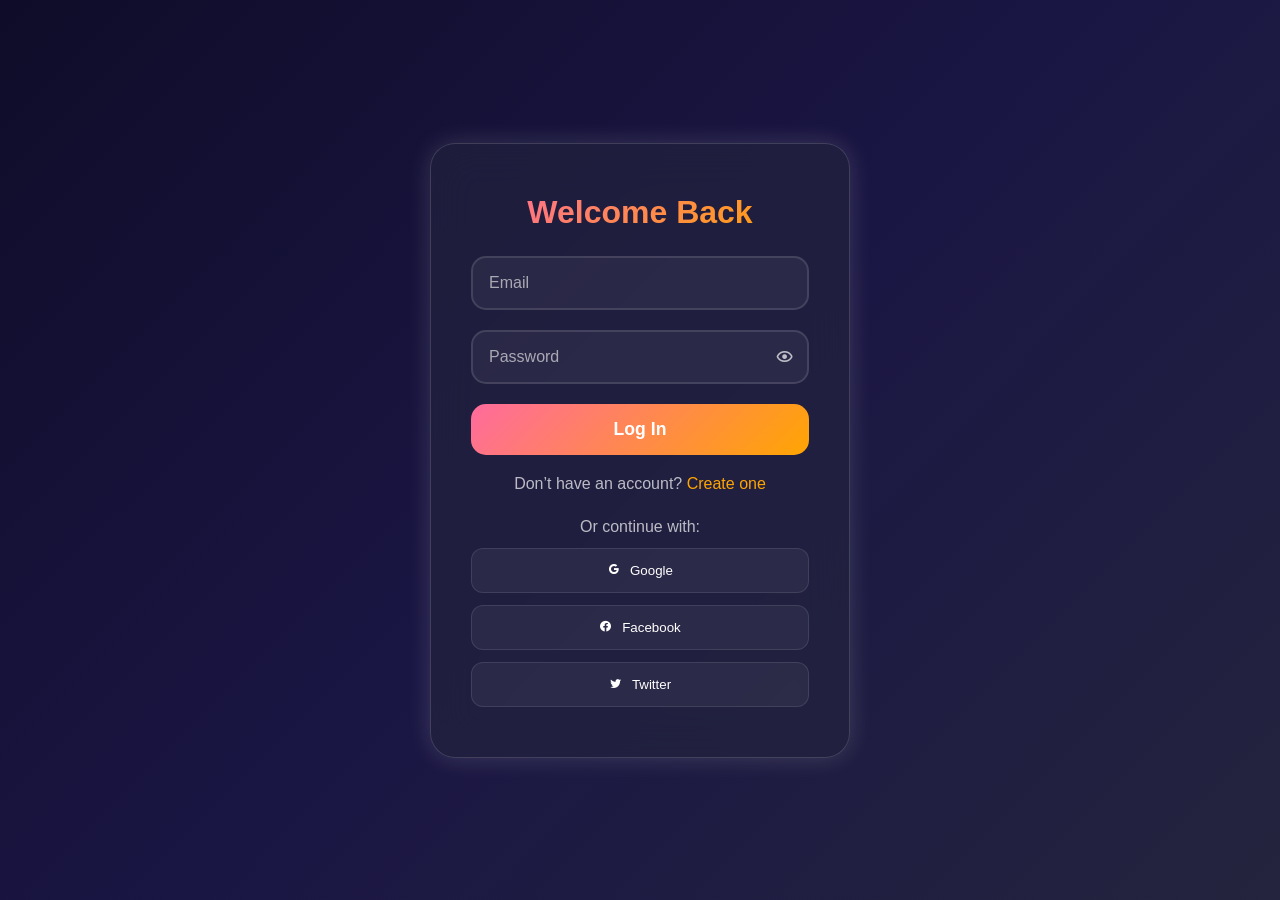
<file: login.html>
<!DOCTYPE html>
<html lang="en">
<head>
<meta charset="UTF-8">
<meta name="viewport" content="width=device-width, initial-scale=1.0">
<title>Login - Shikisha Sweetness</title>

<!-- Boxicons -->
<link href='https://unpkg.com/boxicons@2.1.4/css/boxicons.min.css' rel='stylesheet'>

<style>
/* ---------------- RESET ---------------- */
* { margin:0; padding:0; box-sizing:border-box; font-family: 'Segoe UI', sans-serif; }
body { min-height:100vh; background: linear-gradient(135deg, #0f0c29, #1a1644, #24243e); display:flex; justify-content:center; align-items:center; padding:30px; overflow-y:auto; position:relative; }

/* ---------------- WATER RIPPLE ---------------- */
.ripple-overlay {
    position: fixed; top:0; left:0; width:100%; height:100%; pointer-events:none;
    background: radial-gradient(circle at var(--x,50%) var(--y,50%), rgba(255,255,255,0.25), transparent 40%);
    opacity:0; animation:none;
}
@keyframes waterRipple {
    0% { transform: scale(0.7); opacity:0.7; }
    100% { transform: scale(2.5); opacity:0; }
}

/* ---------------- LOGIN CONTAINER ---------------- */
.login-container {
    background: rgba(36,36,62,0.65); backdrop-filter: blur(22px); -webkit-backdrop-filter: blur(22px);
    padding: 50px 40px; width:100%; max-width:420px; border-radius:25px; border:1px solid rgba(255,255,255,0.15);
    box-shadow: 0 0 25px rgba(255,255,255,0.15); position: relative; animation: fadeUp 0.8s ease-out;
}
@keyframes fadeUp { from { opacity:0; transform:translateY(25px);} to {opacity:1; transform:translateY(0);} }

.login-title {
    font-size:2rem; text-align:center; font-weight:700;
    background: linear-gradient(135deg,#ff6b9d,#ffa502);
    -webkit-background-clip:text; -webkit-text-fill-color:transparent; margin-bottom:25px;
}

/* ---------------- FLOATING LABEL INPUT ---------------- */
.input-group { position:relative; margin-bottom:20px; }
.input-group input {
    width:100%; padding:16px 18px; border-radius:15px; border:2px solid rgba(255,255,255,0.12);
    background: rgba(255,255,255,0.05); color:#fff; outline:none; font-size:1rem; transition:0.3s;
}
.input-group label {
    position:absolute; left:18px; top:50%; transform:translateY(-50%);
    color: rgba(255,255,255,0.6); pointer-events:none; transition:0.3s; font-size:1rem;
}
.input-group input:focus + label,
.input-group input:not(:placeholder-shown) + label {
    top:-10px; font-size:0.8rem; color:#ff6b9d;
}

/* Password toggle */
.input-group .toggle-password {
    position:absolute; right:15px; top:50%; transform:translateY(-50%); cursor:pointer; color:rgba(255,255,255,0.7); font-size:1.2rem;
}

/* Input focus */
.input-group input:focus { border-color:#ff6b9d; box-shadow:0 0 12px rgba(255,107,157,0.4); }
.input-group input::placeholder { color:transparent; }

/* ---------------- LOGIN BUTTON ---------------- */
.login-btn {
    width:100%; padding:15px; border:none; border-radius:15px; background:linear-gradient(135deg,#ff6b9d,#ffa502);
    color:#fff; font-size:1.1rem; font-weight:600; cursor:pointer; position:relative; transition:0.3s; overflow:hidden;
}
.login-btn:hover { transform:translateY(-3px); box-shadow:0 12px 30px rgba(255,107,157,0.3); }
.login-btn:active { transform:translateY(-1px); }
.login-btn.loading { pointer-events:none; opacity:0.7; }
.login-btn.loading::after {
    content:''; position:absolute; right:20px; top:50%; transform:translateY(-50%);
    width:20px; height:20px; border:3px solid rgba(255,255,255,0.3); border-top-color:white; border-radius:50%; animation:spin 0.6s linear infinite;
}
@keyframes spin { to { transform:rotate(360deg); } }

/* ---------------- SOCIAL LOGIN ---------------- */
.social-login { margin-top:25px; text-align:center; color:rgba(255,255,255,0.7); }
.social-login button {
    width:100%; margin-top:12px; padding:14px; border-radius:12px; background:rgba(255,255,255,0.05);
    border:1px solid rgba(255,255,255,0.1); color:#fff; display:flex; justify-content:center; align-items:center; gap:10px; cursor:pointer; transition:0.3s;
}
.social-login button:hover { transform:translateX(6px); background:rgba(255,255,255,0.12); }

/* ---------------- SIGNUP LINK ---------------- */
.signup-link { text-align:center; margin-top:20px; color:rgba(255,255,255,0.7); }
.signup-link a { color:#ffa502; text-decoration:none; }
.signup-link a:hover { text-decoration:underline; }

/* ---------------- MESSAGE ---------------- */
.message { text-align:center; margin-bottom:15px; padding:12px; border-radius:12px; display:none; font-size:0.9rem; }
.message.success { background: rgba(76,175,80,0.2); border:1px solid #4caf50; color:#4caf50; }
.message.error { background: rgba(244,67,54,0.2); border:1px solid #f44336; color:#f44336; }

/* ---------------- MEDIA ---------------- */
@media(max-width:600px){ .login-container{padding:40px 25px;} .login-title{font-size:1.8rem;} }

/* ---------------- BODY SCROLLBAR ---------------- */
body::-webkit-scrollbar { width:8px; }
body::-webkit-scrollbar-track { background:transparent; }
body::-webkit-scrollbar-thumb { background:rgba(255,255,255,0.3); border-radius:4px; }
</style>
</head>

<body>

<!-- Water Ripple Overlay -->
<div class="ripple-overlay"></div>

<div class="login-container">
    <h1 class="login-title">Welcome Back</h1>

    <div id="message" class="message" role="alert"></div>

    <form id="login-form">
        <div class="input-group">
            <input type="email" id="email" placeholder="Email" required autocomplete="email">
            <label for="email">Email</label>
        </div>
        <div class="input-group">
            <input type="password" id="password" placeholder="Password" required autocomplete="current-password">
            <label for="password">Password</label>
            <i class='bx bx-show toggle-password'></i>
        </div>

        <button type="submit" class="login-btn">Log In</button>
    </form>

    <p class="signup-link">Don’t have an account? <a href="signup.html">Create one</a></p>

    <div class="social-login">
        <p>Or continue with:</p>
        <button type="button"><i class='bx bxl-google'></i> Google</button>
        <button type="button"><i class='bx bxl-facebook-circle'></i> Facebook</button>
        <button type="button"><i class='bx bxl-twitter'></i> Twitter</button>
    </div>
</div>

<script>
/* ---------------- WATER RIPPLE ---------------- */
const ripple = document.querySelector(".ripple-overlay");
document.addEventListener("mousemove", (e) => {
    ripple.style.setProperty("--x", e.clientX + "px");
    ripple.style.setProperty("--y", e.clientY + "px");
    ripple.style.opacity = "1";
    ripple.style.animation = "none";
    ripple.offsetHeight;
    ripple.style.animation = "waterRipple 0.7s ease-out";
});

/* ---------------- PASSWORD TOGGLE ---------------- */
const togglePassword = document.querySelector(".toggle-password");
const passwordInput = document.getElementById("password");
togglePassword.addEventListener("click", () => {
    const type = passwordInput.getAttribute("type") === "password" ? "text" : "password";
    passwordInput.setAttribute("type", type);
    togglePassword.classList.toggle("bx-show");
    togglePassword.classList.toggle("bx-hide");
});

/* ---------------- LOGIN SUBMIT ---------------- */
const form = document.getElementById("login-form");
const btn = form.querySelector(".login-btn");
const messageDiv = document.getElementById("message");

form.addEventListener("submit", async (e) => {
    e.preventDefault();

    // Show loading
    btn.classList.add("loading");
    btn.textContent = "Logging In...";

    // Fake delay to simulate login API
    await new Promise(resolve => setTimeout(resolve, 1500));

    // Example: validate email & password (for demo)
    const email = document.getElementById("email").value.trim();
    const password = document.getElementById("password").value.trim();

    if(email && password){
        messageDiv.textContent = "Login successful! Redirecting...";
        messageDiv.className = "message success";
        messageDiv.style.display = "block";

        setTimeout(() => {
            window.location.href = "dashboard.html"; // Redirect
        }, 1000);
    } else {
        messageDiv.textContent = "Please fill in all fields!";
        messageDiv.className = "message error";
        messageDiv.style.display = "block";
        btn.classList.remove("loading");
        btn.textContent = "Log In";
    }
});

/* ---------------- SOCIAL BUTTONS ---------------- */
document.querySelectorAll(".social-login button").forEach(btn => {
    btn.addEventListener("click", function(){
        alert(`Social login with ${this.textContent.trim()} is coming soon!`);
    });
});
</script>

</body>
</html>
</file>
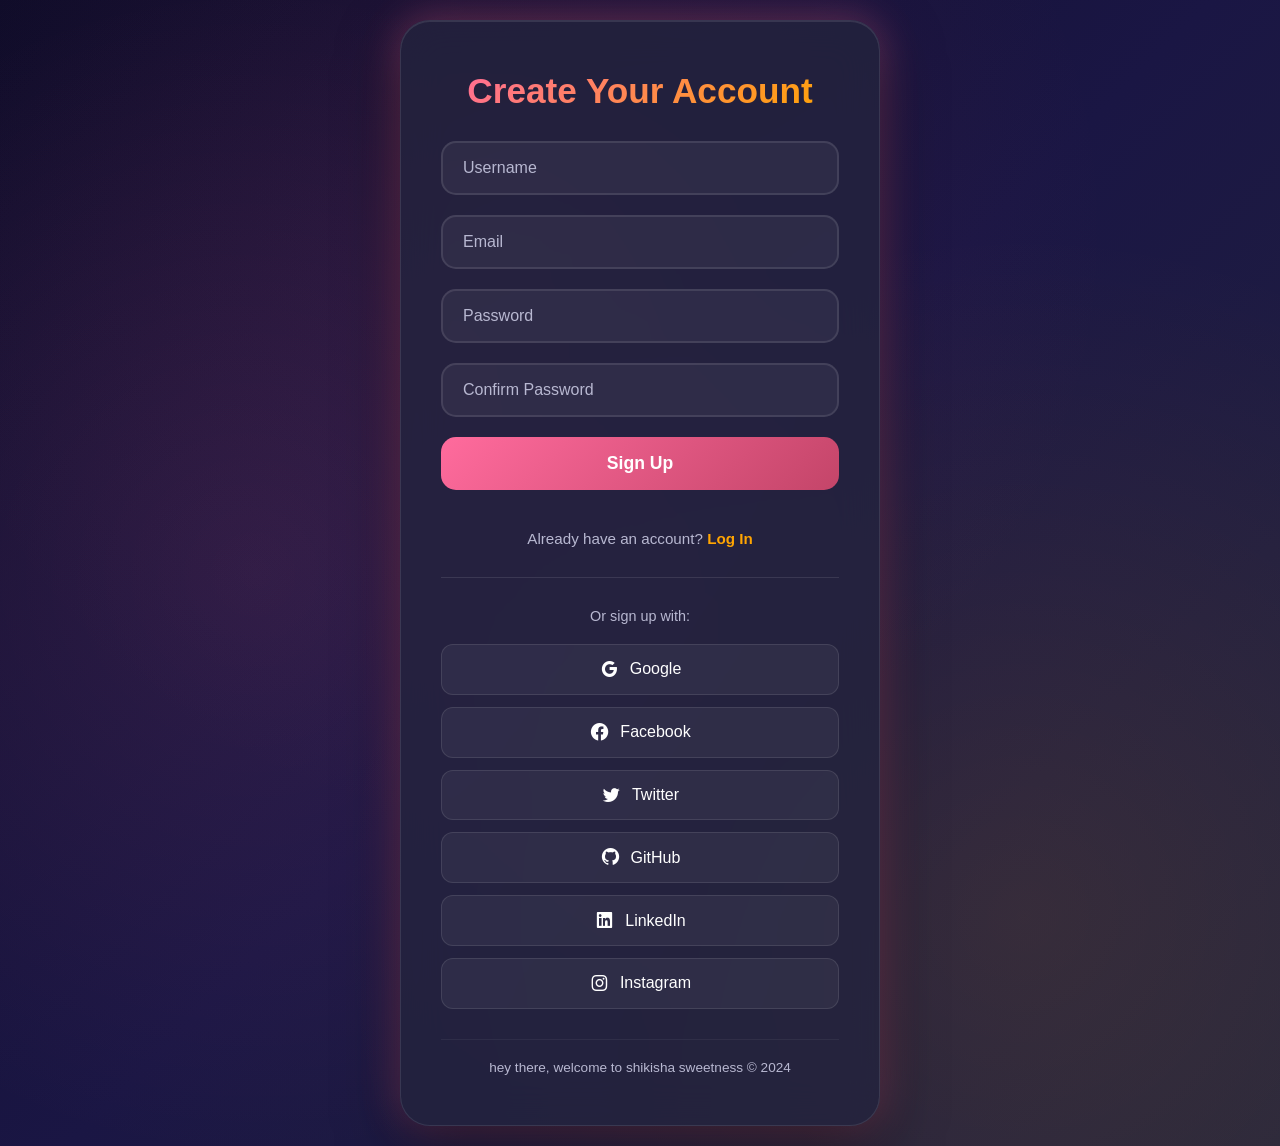
<file: signup.html>
<!DOCTYPE html>
<html lang="en">
<head>
    <meta charset="UTF-8">
    <meta name="viewport" content="width=device-width, initial-scale=1.0">
    <meta http-equiv="X-UA-Compatible" content="ie=edge">
    
    <!-- SEO Meta Tags -->
    <meta name="description" content="Create your Shikisha Sweetness account today. Join our community and unlock exclusive features, personalized content, and seamless social integration.">
    <meta name="keywords" content="sign up, register, create account, user registration, shikisha sweetness, join community">
    <meta name="author" content="Shikisha Sweetness">
    <meta name="robots" content="index, follow">
    
    <!-- Open Graph / Facebook -->
    <meta property="og:type" content="website">
    <meta property="og:url" content="https://shikishasweetness.com/signup">
    <meta property="og:title" content="Sign Up - Shikisha Sweetness">
    <meta property="og:description" content="Create your account and join our vibrant community today!">
    <meta property="og:image" content="https://shikishasweetness.com/og-image.jpg">
    
    <!-- Twitter -->
    <meta property="twitter:card" content="summary_large_image">
    <meta property="twitter:url" content="https://shikishasweetness.com/signup">
    <meta property="twitter:title" content="Sign Up - Shikisha Sweetness">
    <meta property="twitter:description" content="Create your account and join our vibrant community today!">
    <meta property="twitter:image" content="https://shikishasweetness.com/twitter-image.jpg">
    
    <!-- Canonical URL -->
    <link rel="canonical" href="https://shikishasweetness.com/signup">
    
    <title>Sign Up - Create Your Account | Shikisha Sweetness</title>
    
    <!-- Favicon -->
    <link rel="icon" href="favicon.ico" type="image/x-icon">
    <link rel="apple-touch-icon" sizes="180x180" href="/apple-touch-icon.png">
    
    <!-- Boxicons -->
    <link href='https://unpkg.com/boxicons@2.1.4/css/boxicons.min.css' rel='stylesheet'>
    
    <!-- Preconnect for performance -->
    <link rel="preconnect" href="https://unpkg.com">
    
    <!-- Structured Data (JSON-LD) -->
    <script type="application/ld+json">
    {
      "@context": "https://schema.org",
      "@type": "WebPage",
      "name": "Sign Up",
      "description": "Create your Shikisha Sweetness account",
      "url": "https://shikishasweetness.com/signup",
      "publisher": {
        "@type": "Organization",
        "name": "Shikisha Sweetness"
      }
    }
    </script>

    <style>
        * {
            margin: 0;
            padding: 0;
            box-sizing: border-box;
        }

        :root {
            --primary: #ff6b9d;
            --primary-dark: #e91e63;
            --secondary: #c44569;
            --accent: #ffa502;
            --bg-dark: #0f0c29;
            --bg-mid: #1a1644;
            --bg-light: #24243e;
            --text-light: #ffffff;
            --text-muted: #b8b8d1;
            --shadow: rgba(255, 107, 157, 0.4);
            --glow: rgba(255, 165, 2, 0.6);
        }

        body {
            font-family: 'Segoe UI', Tahoma, Geneva, Verdana, sans-serif;
            background: linear-gradient(135deg, var(--bg-dark) 0%, var(--bg-mid) 50%, var(--bg-light) 100%);
            min-height: 100vh;
            display: flex;
            justify-content: center;
            align-items: center;
            padding: 20px;
            position: relative;
            overflow-x: hidden;
        }

        /* Animated background particles */
        body::before {
            content: '';
            position: absolute;
            width: 100%;
            height: 100%;
            background-image: 
                radial-gradient(circle at 20% 50%, rgba(255, 107, 157, 0.1) 0%, transparent 50%),
                radial-gradient(circle at 80% 80%, rgba(255, 165, 2, 0.1) 0%, transparent 50%),
                radial-gradient(circle at 40% 20%, rgba(196, 69, 105, 0.1) 0%, transparent 50%);
            animation: float 20s ease-in-out infinite;
            pointer-events: none;
        }

        @keyframes float {
            0%, 100% { transform: translate(0, 0) scale(1); }
            33% { transform: translate(30px, -30px) scale(1.1); }
            66% { transform: translate(-20px, 20px) scale(0.9); }
        }

        .signup-container {
            background: rgba(36, 36, 62, 0.8);
            -webkit-backdrop-filter: blur(20px);
            backdrop-filter: blur(20px);
            border-radius: 30px;
            padding: 50px 40px;
            max-width: 480px;
            width: 100%;
            box-shadow: 
                0 20px 60px rgba(0, 0, 0, 0.5),
                0 0 40px var(--shadow),
                inset 0 1px 0 rgba(255, 255, 255, 0.1);
            border: 1px solid rgba(255, 255, 255, 0.1);
            position: relative;
            animation: slideUp 0.6s ease-out;
        }

        @keyframes slideUp {
            from {
                opacity: 0;
                transform: translateY(30px);
            }
            to {
                opacity: 1;
                transform: translateY(0);
            }
        }

        .signup-label {
            color: var(--text-light);
            font-size: 2.2rem;
            font-weight: 700;
            margin-bottom: 10px;
            text-align: center;
            background: linear-gradient(135deg, var(--primary), var(--accent));
            -webkit-background-clip: text;
            -webkit-text-fill-color: transparent;
            background-clip: text;
            animation: glow 3s ease-in-out infinite;
        }

        @keyframes glow {
            0%, 100% { filter: drop-shadow(0 0 10px var(--shadow)); }
            50% { filter: drop-shadow(0 0 20px var(--glow)); }
        }

        .signup-form {
            margin-top: 30px;
        }

        .signup-form input {
            width: 100%;
            padding: 16px 20px;
            margin-bottom: 20px;
            background: rgba(255, 255, 255, 0.05);
            border: 2px solid rgba(255, 255, 255, 0.1);
            border-radius: 15px;
            color: var(--text-light);
            font-size: 1rem;
            transition: all 0.3s ease;
            outline: none;
        }

        .signup-form input::placeholder {
            color: var(--text-muted);
        }

        .signup-form input:focus {
            border-color: var(--primary);
            background: rgba(255, 255, 255, 0.08);
            transform: translateY(-2px);
            box-shadow: 0 8px 20px rgba(255, 107, 157, 0.3);
        }

        .signup-button {
            width: 100%;
            padding: 16px;
            background: linear-gradient(135deg, var(--primary), var(--secondary));
            color: var(--text-light);
            border: none;
            border-radius: 15px;
            font-size: 1.1rem;
            font-weight: 600;
            cursor: pointer;
            transition: all 0.3s ease;
            position: relative;
            overflow: hidden;
            margin-bottom: 20px;
        }

        .signup-button::before {
            content: '';
            position: absolute;
            top: 0;
            left: -100%;
            width: 100%;
            height: 100%;
            background: linear-gradient(90deg, transparent, rgba(255, 255, 255, 0.3), transparent);
            transition: left 0.5s;
        }

        .signup-button:hover::before {
            left: 100%;
        }

        .signup-button:hover {
            transform: translateY(-3px);
            box-shadow: 0 12px 30px var(--shadow);
        }

        .signup-button:active {
            transform: translateY(-1px);
        }

        .login-link {
            text-align: center;
            color: var(--text-muted);
            margin: 20px 0;
            font-size: 0.95rem;
        }

        .login-link a {
            color: var(--accent);
            text-decoration: none;
            font-weight: 600;
            transition: color 0.3s;
        }

        .login-link a:hover {
            color: var(--primary);
            text-decoration: underline;
        }

        .signup-with-socials {
            margin-top: 30px;
            padding-top: 30px;
            border-top: 1px solid rgba(255, 255, 255, 0.1);
        }

        .signup-with-socials p {
            text-align: center;
            color: var(--text-muted);
            margin-bottom: 20px;
            font-size: 0.9rem;
        }

        .signup-with-socials button {
            width: 100%;
            padding: 14px;
            margin-bottom: 12px;
            background: rgba(255, 255, 255, 0.05);
            border: 1px solid rgba(255, 255, 255, 0.1);
            border-radius: 12px;
            color: var(--text-light);
            font-size: 1rem;
            cursor: pointer;
            transition: all 0.3s ease;
            display: flex;
            align-items: center;
            justify-content: center;
            gap: 10px;
        }

        .signup-with-socials button i {
            font-size: 1.3rem;
        }

        .signup-with-socials button:hover {
            background: rgba(255, 255, 255, 0.1);
            transform: translateX(5px);
            border-color: var(--primary);
        }

        .signup-with-socials button:nth-child(2):hover { border-color: #ea4335; }
        .signup-with-socials button:nth-child(3):hover { border-color: #1877f2; }
        .signup-with-socials button:nth-child(4):hover { border-color: #1da1f2; }
        .signup-with-socials button:nth-child(5):hover { border-color: #333; }
        .signup-with-socials button:nth-child(6):hover { border-color: #0a66c2; }
        .signup-with-socials button:nth-child(7):hover { border-color: #e4405f; }

        .footer {
            margin-top: 30px;
            text-align: center;
            color: var(--text-muted);
            font-size: 0.85rem;
            padding-top: 20px;
            border-top: 1px solid rgba(255, 255, 255, 0.05);
        }

        /* Success/Error Messages */
        .message {
            padding: 14px;
            border-radius: 12px;
            margin-bottom: 20px;
            font-size: 0.9rem;
            display: none;
            animation: slideDown 0.3s ease;
        }

        @keyframes slideDown {
            from {
                opacity: 0;
                transform: translateY(-10px);
            }
            to {
                opacity: 1;
                transform: translateY(0);
            }
        }

        .message.success {
            background: rgba(76, 175, 80, 0.2);
            border: 1px solid #4caf50;
            color: #4caf50;
        }

        .message.error {
            background: rgba(244, 67, 54, 0.2);
            border: 1px solid #f44336;
            color: #f44336;
        }

        /* Loading State */
        .signup-button.loading {
            pointer-events: none;
            opacity: 0.7;
        }

        .signup-button.loading::after {
            content: '';
            position: absolute;
            width: 20px;
            height: 20px;
            border: 3px solid rgba(255, 255, 255, 0.3);
            border-top-color: white;
            border-radius: 50%;
            animation: spin 0.6s linear infinite;
            right: 20px;
        }

        @keyframes spin {
            to { transform: rotate(360deg); }
        }

        /* Responsive Design */
        @media (max-width: 600px) {
            .signup-container {
                padding: 40px 25px;
            }

            .signup-label {
                font-size: 1.8rem;
            }

            .signup-form input,
            .signup-button {
                padding: 14px 16px;
            }
        }

        /* Accessibility */
        .signup-form input:focus-visible,
        .signup-button:focus-visible,
        .signup-with-socials button:focus-visible {
            outline: 2px solid var(--accent);
            outline-offset: 2px;
        }
    </style>
</head>

<body>
    <main class="signup-container" role="main">
        <h1 class="signup-label">Create Your Account</h1>

        <div id="message" class="message" role="alert" aria-live="polite"></div>

        <form id="signup-form" class="signup-form" novalidate aria-label="Sign up form">
            <input 
                type="text" 
                id="username" 
                name="username" 
                placeholder="Username" 
                required 
                aria-label="Username"
                minlength="3"
                autocomplete="username">
            
            <input 
                type="email" 
                id="email" 
                name="email" 
                placeholder="Email" 
                required 
                aria-label="Email address"
                autocomplete="email">
            
            <input 
                type="password" 
                id="password" 
                name="password" 
                placeholder="Password" 
                required 
                aria-label="Password"
                minlength="8"
                autocomplete="new-password">
            
            <input 
                type="password" 
                id="confirm_password" 
                name="confirm_password" 
                placeholder="Confirm Password" 
                required 
                aria-label="Confirm password"
                autocomplete="new-password">

            <button type="submit" class="signup-button" aria-label="Sign up">Sign Up</button>

            <p class="login-link">Already have an account? <a href="login.html">Log In</a></p>

            <div class="signup-with-socials">
                <p>Or sign up with:</p>

                <button type="button" aria-label="Sign up with Google"><i class='bx bxl-google'></i> Google</button>
                <button type="button" aria-label="Sign up with Facebook"><i class='bx bxl-facebook-circle'></i> Facebook</button>
                <button type="button" aria-label="Sign up with Twitter"><i class='bx bxl-twitter'></i> Twitter</button>
                <button type="button" aria-label="Sign up with GitHub"><i class='bx bxl-github'></i> GitHub</button>
                <button type="button" aria-label="Sign up with LinkedIn"><i class='bx bxl-linkedin-square'></i> LinkedIn</button>
                <button type="button" aria-label="Sign up with Instagram"><i class='bx bxl-instagram'></i> Instagram</button>
            </div>
        </form>

        <footer class="footer">
            hey there, welcome to shikisha sweetness &copy; 2024
        </footer>
    </main>

    <script>
        // Form validation and submission
        const form = document.getElementById('signup-form');
        const submitBtn = form.querySelector('.signup-button');
        const messageDiv = document.getElementById('message');

        // Email validation regex
        const emailRegex = /^[^\s@]+@[^\s@]+\.[^\s@]+$/;

        // Display message function
        function showMessage(text, type) {
            messageDiv.textContent = text;
            messageDiv.className = `message ${type}`;
            messageDiv.style.display = 'block';
            
            setTimeout(() => {
                messageDiv.style.display = 'none';
            }, 5000);
        }

        // Input validation on blur
        form.querySelectorAll('input').forEach(input => {
            input.addEventListener('blur', function() {
                validateInput(this);
            });

            input.addEventListener('input', function() {
                if (this.classList.contains('invalid')) {
                    validateInput(this);
                }
            });
        });

        function validateInput(input) {
            const value = input.value.trim();
            
            if (input.id === 'username' && value.length < 3) {
                input.style.borderColor = '#f44336';
                return false;
            } else if (input.id === 'email' && !emailRegex.test(value)) {
                input.style.borderColor = '#f44336';
                return false;
            } else if (input.id === 'password' && value.length < 8) {
                input.style.borderColor = '#f44336';
                return false;
            } else if (input.id === 'confirm_password') {
                const password = document.getElementById('password').value;
                if (value !== password) {
                    input.style.borderColor = '#f44336';
                    return false;
                }
            }
            
            input.style.borderColor = 'rgba(255, 255, 255, 0.1)';
            input.classList.remove('invalid');
            return true;
        }

        // Form submission
        form.addEventListener('submit', async function(e) {
            e.preventDefault();
            
            // Validate all inputs
            const username = document.getElementById('username');
            const email = document.getElementById('email');
            const password = document.getElementById('password');
            const confirmPassword = document.getElementById('confirm_password');
            
            let isValid = true;

            if (username.value.trim().length < 3) {
                showMessage('Username must be at least 3 characters long', 'error');
                username.focus();
                isValid = false;
            } else if (!emailRegex.test(email.value.trim())) {
                showMessage('Please enter a valid email address', 'error');
                email.focus();
                isValid = false;
            } else if (password.value.length < 8) {
                showMessage('Password must be at least 8 characters long', 'error');
                password.focus();
                isValid = false;
            } else if (password.value !== confirmPassword.value) {
                showMessage('Passwords do not match', 'error');
                confirmPassword.focus();
                isValid = false;
            }

            if (!isValid) return;

            // Show loading state
            submitBtn.classList.add('loading');
            submitBtn.textContent = 'Creating Account...';

            // Simulate API call (replace with actual endpoint)
            try {
                // Uncomment this for real implementation:
                // const response = await fetch('/submit-signup', {
                //     method: 'POST',
                //     headers: { 'Content-Type': 'application/json' },
                //     body: JSON.stringify({
                //         username: username.value,
                //         email: email.value,
                //         password: password.value
                //     })
                // });
                
                // Simulated success response
                await new Promise(resolve => setTimeout(resolve, 1500));
                
                showMessage('Account created successfully! Redirecting...', 'success');
                
                setTimeout(() => {
                    // window.location.href = '/dashboard';
                    console.log('Redirect to dashboard');
                }, 2000);
                
            } catch (error) {
                showMessage('An error occurred. Please try again.', 'error');
                submitBtn.classList.remove('loading');
                submitBtn.textContent = 'Sign Up';
            }
        });

        // Social buttons
        document.querySelectorAll('.signup-with-socials button').forEach(btn => {
            btn.addEventListener('click', function() {
                const platform = this.textContent.trim();
                console.log(`Sign up with ${platform} clicked`);
                showMessage(`${platform} authentication coming soon!`, 'error');
            });
        });

        // Password strength indicator (optional enhancement)
        const passwordInput = document.getElementById('password');
        passwordInput.addEventListener('input', function() {
            const strength = calculatePasswordStrength(this.value);
            // Could add visual indicator here
        });

        function calculatePasswordStrength(password) {
            let strength = 0;
            if (password.length >= 8) strength++;
            if (password.length >= 12) strength++;
            if (/[a-z]/.test(password) && /[A-Z]/.test(password)) strength++;
            if (/\d/.test(password)) strength++;
            if (/[^a-zA-Z0-9]/.test(password)) strength++;
            return strength;
        }

        // Prevent form resubmission on page reload
        if (window.history.replaceState) {
            window.history.replaceState(null, null, window.location.href);
        }
    </script>
</body>
</html>
</file>
